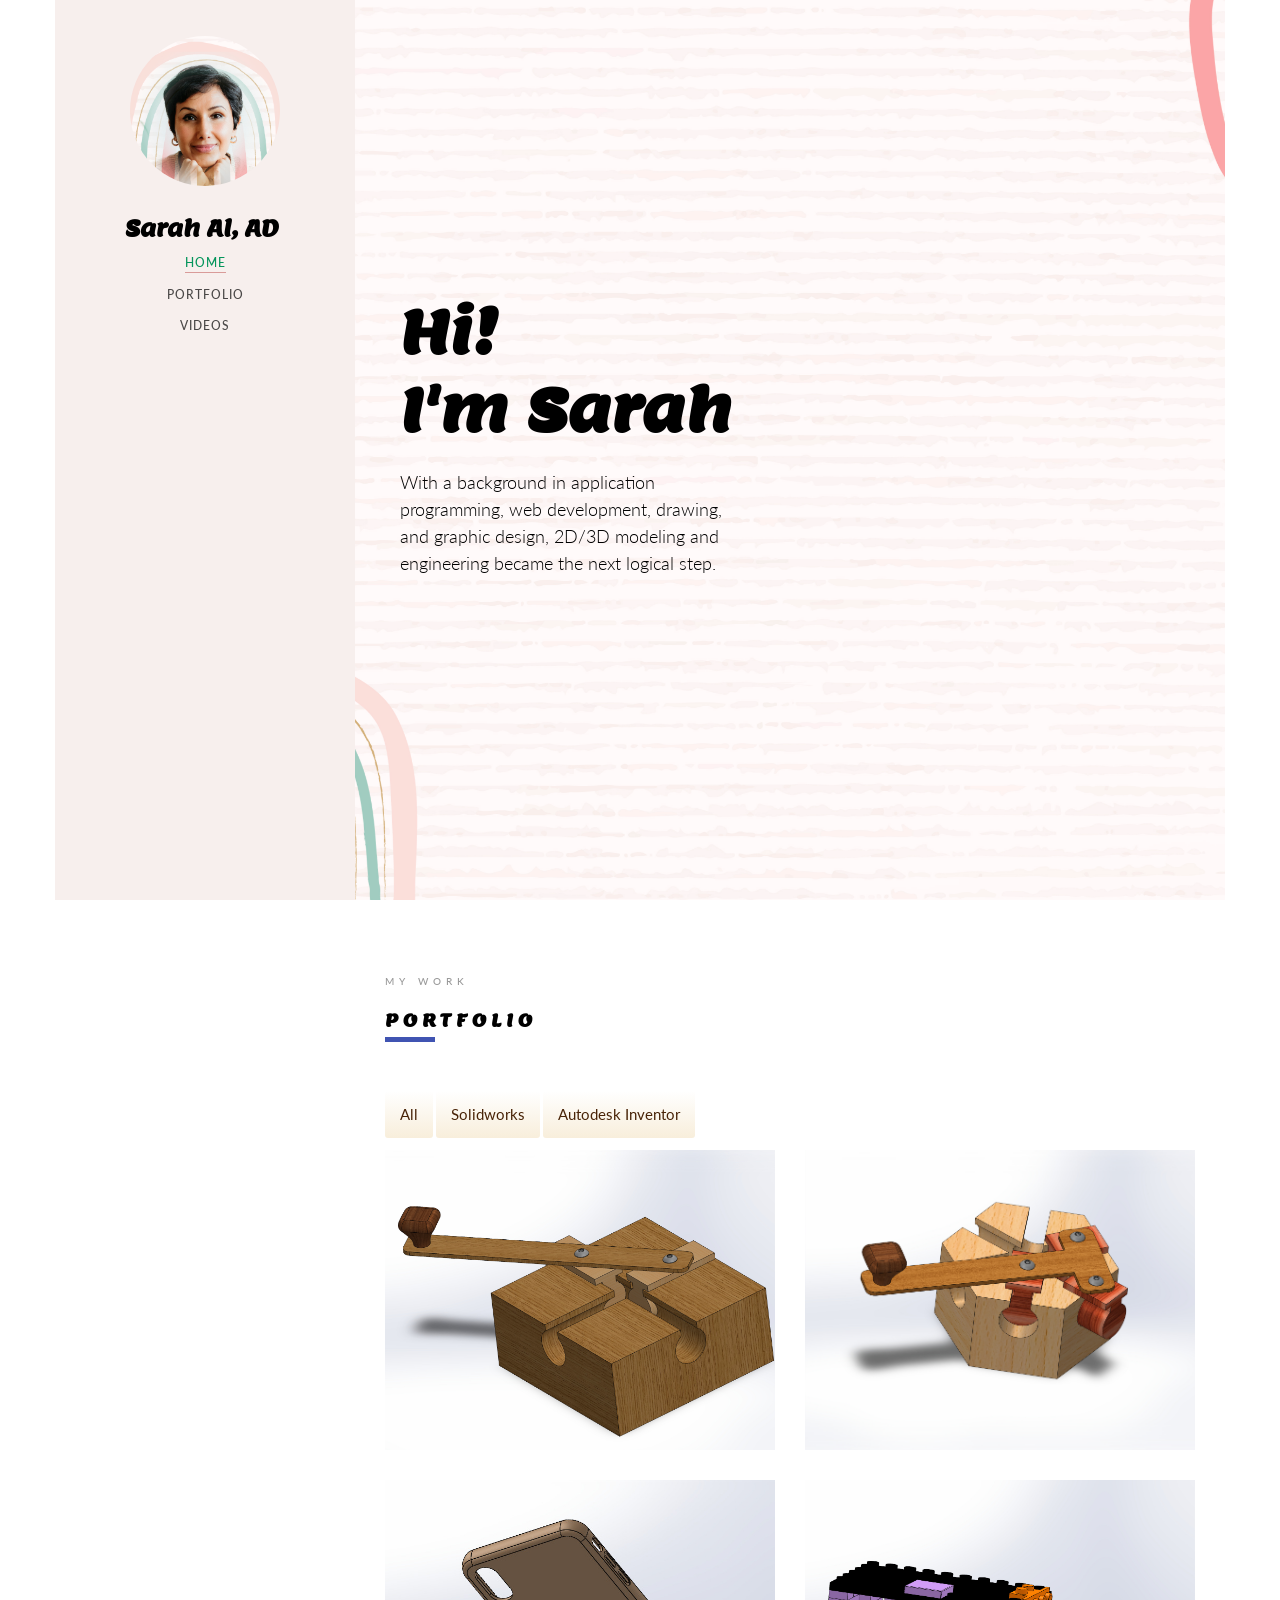
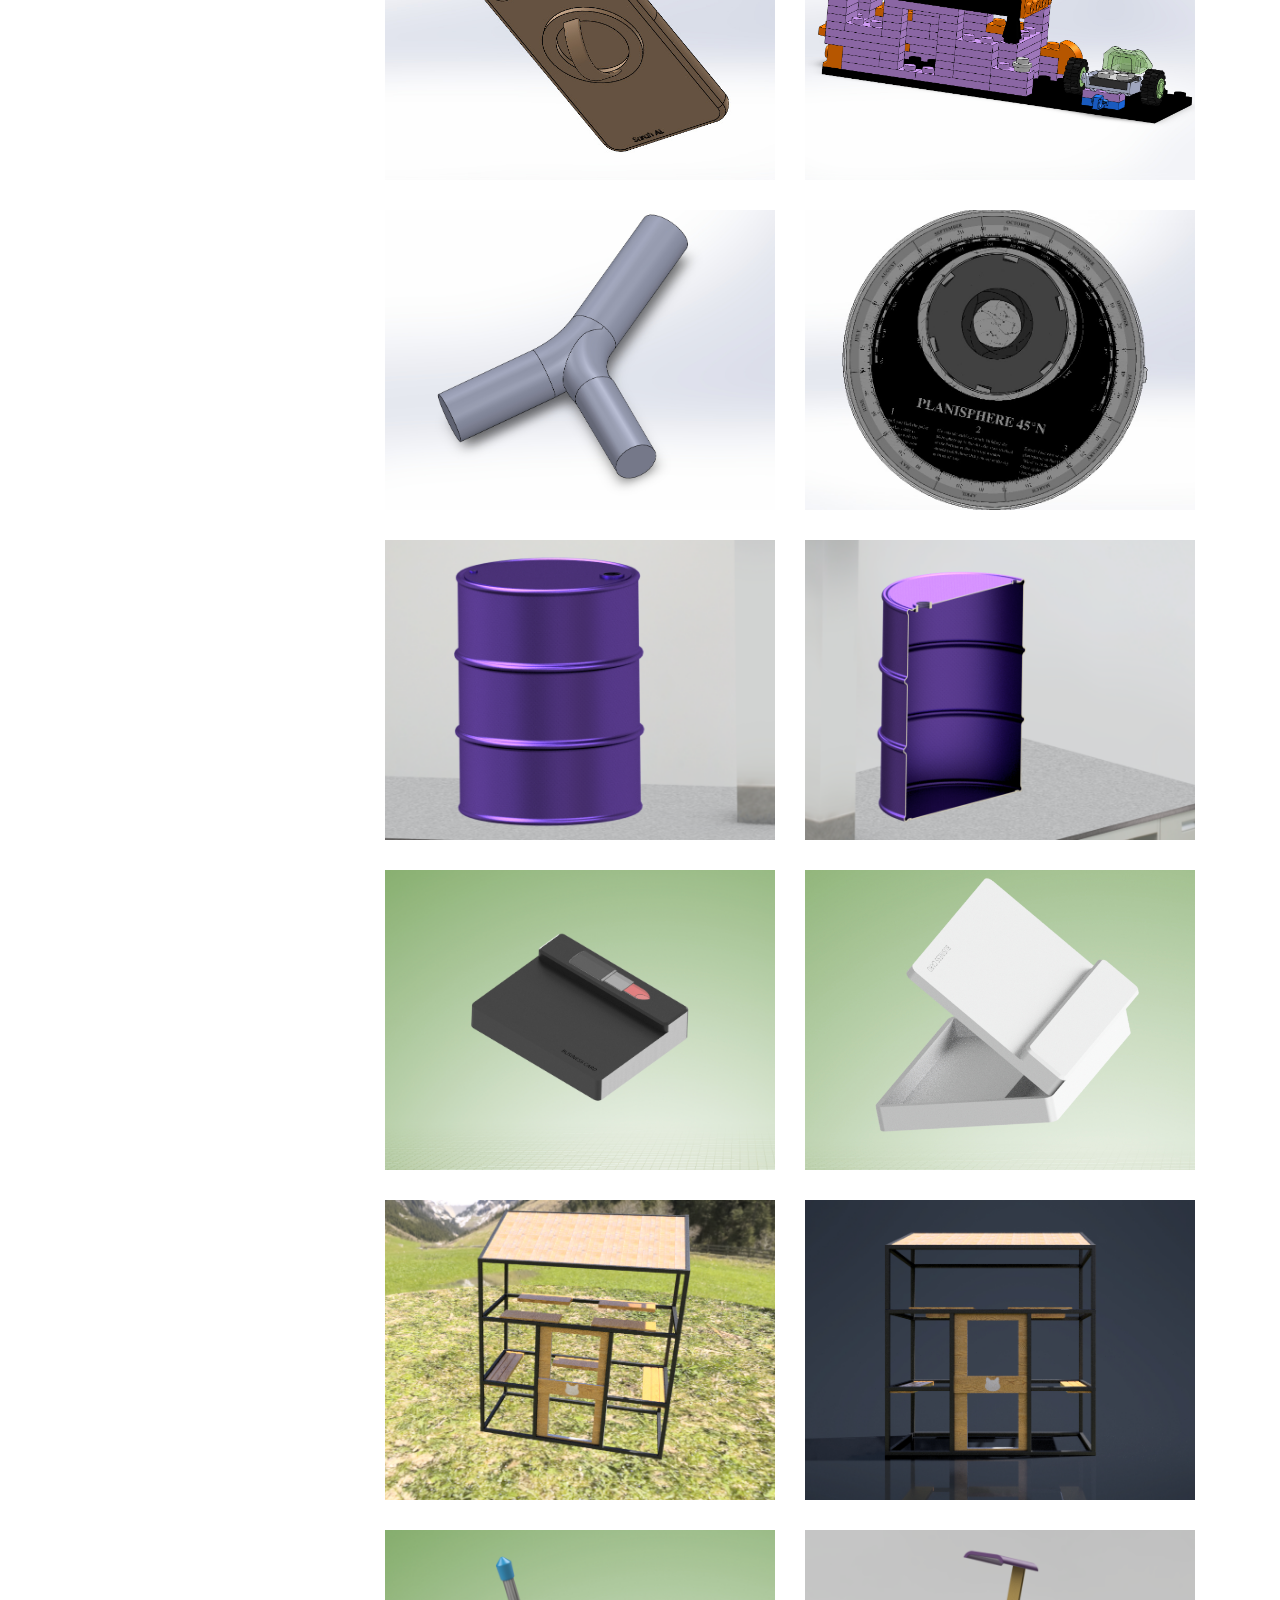
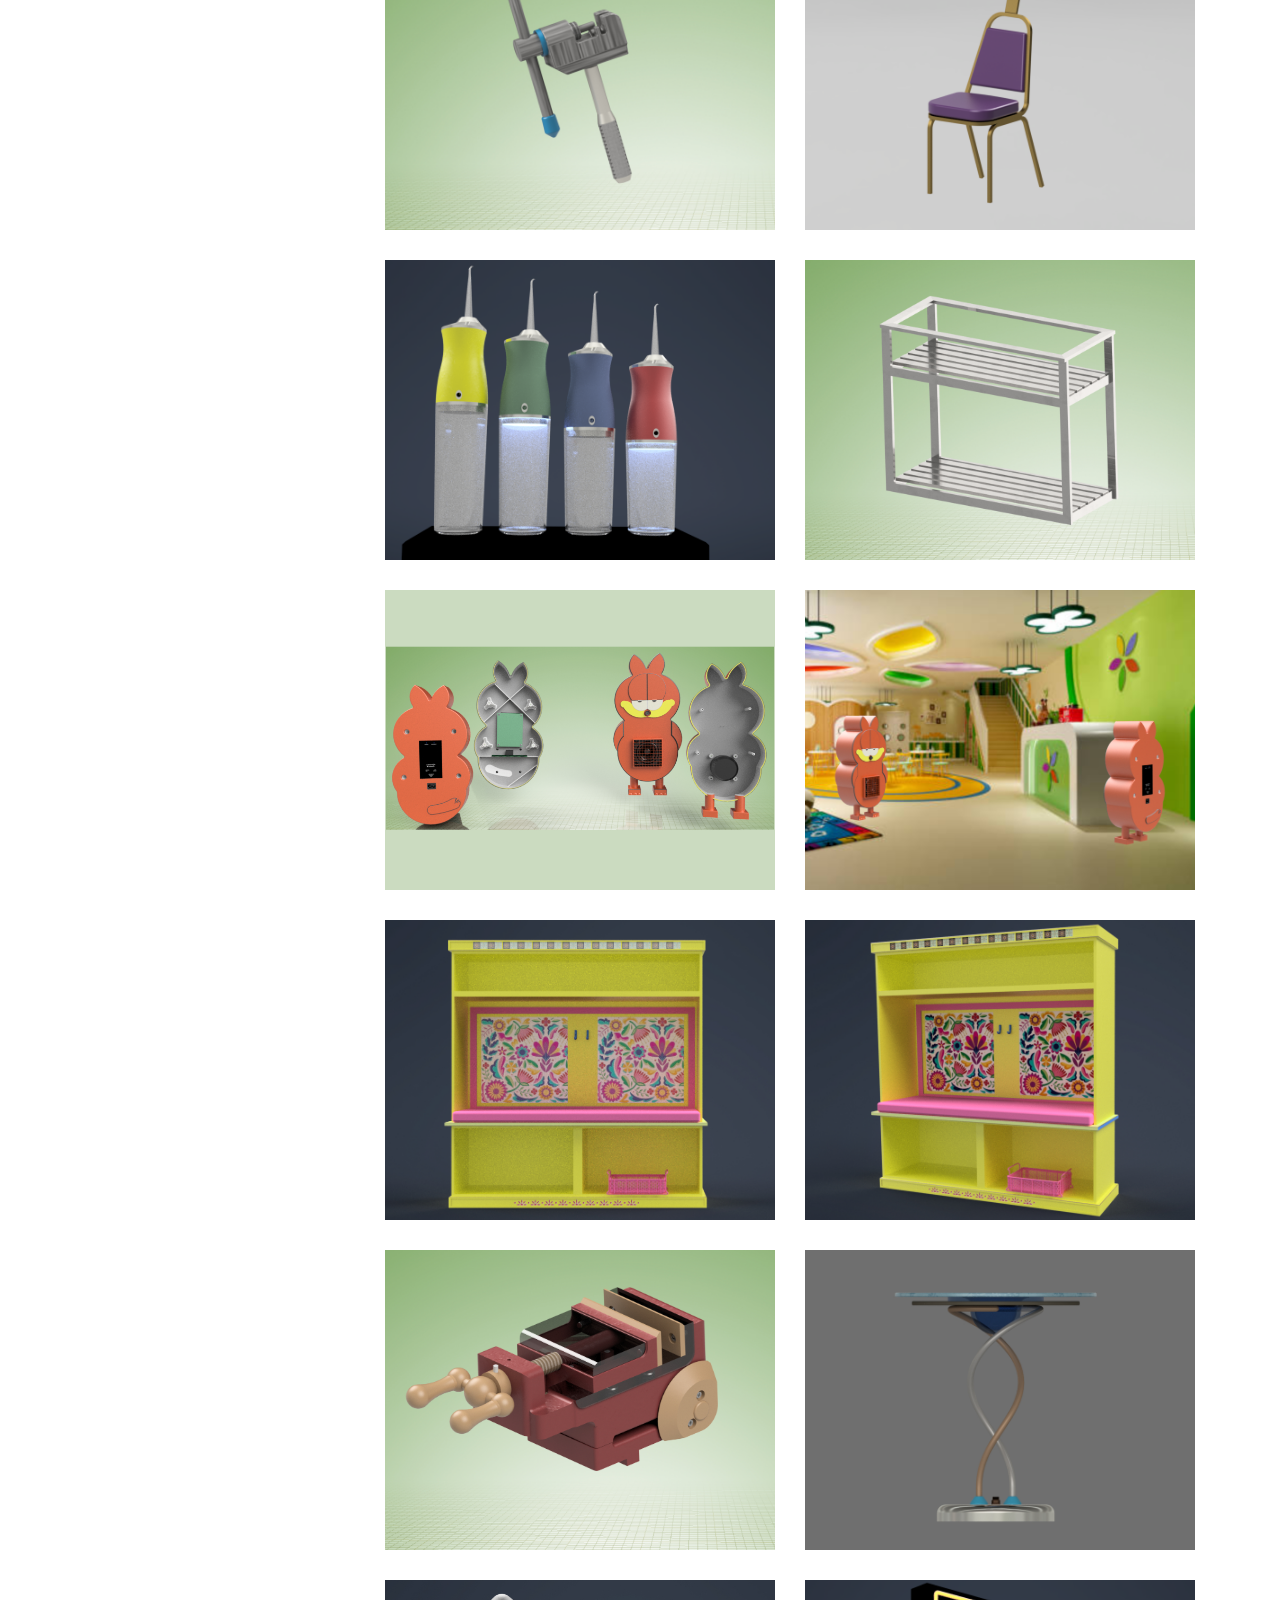
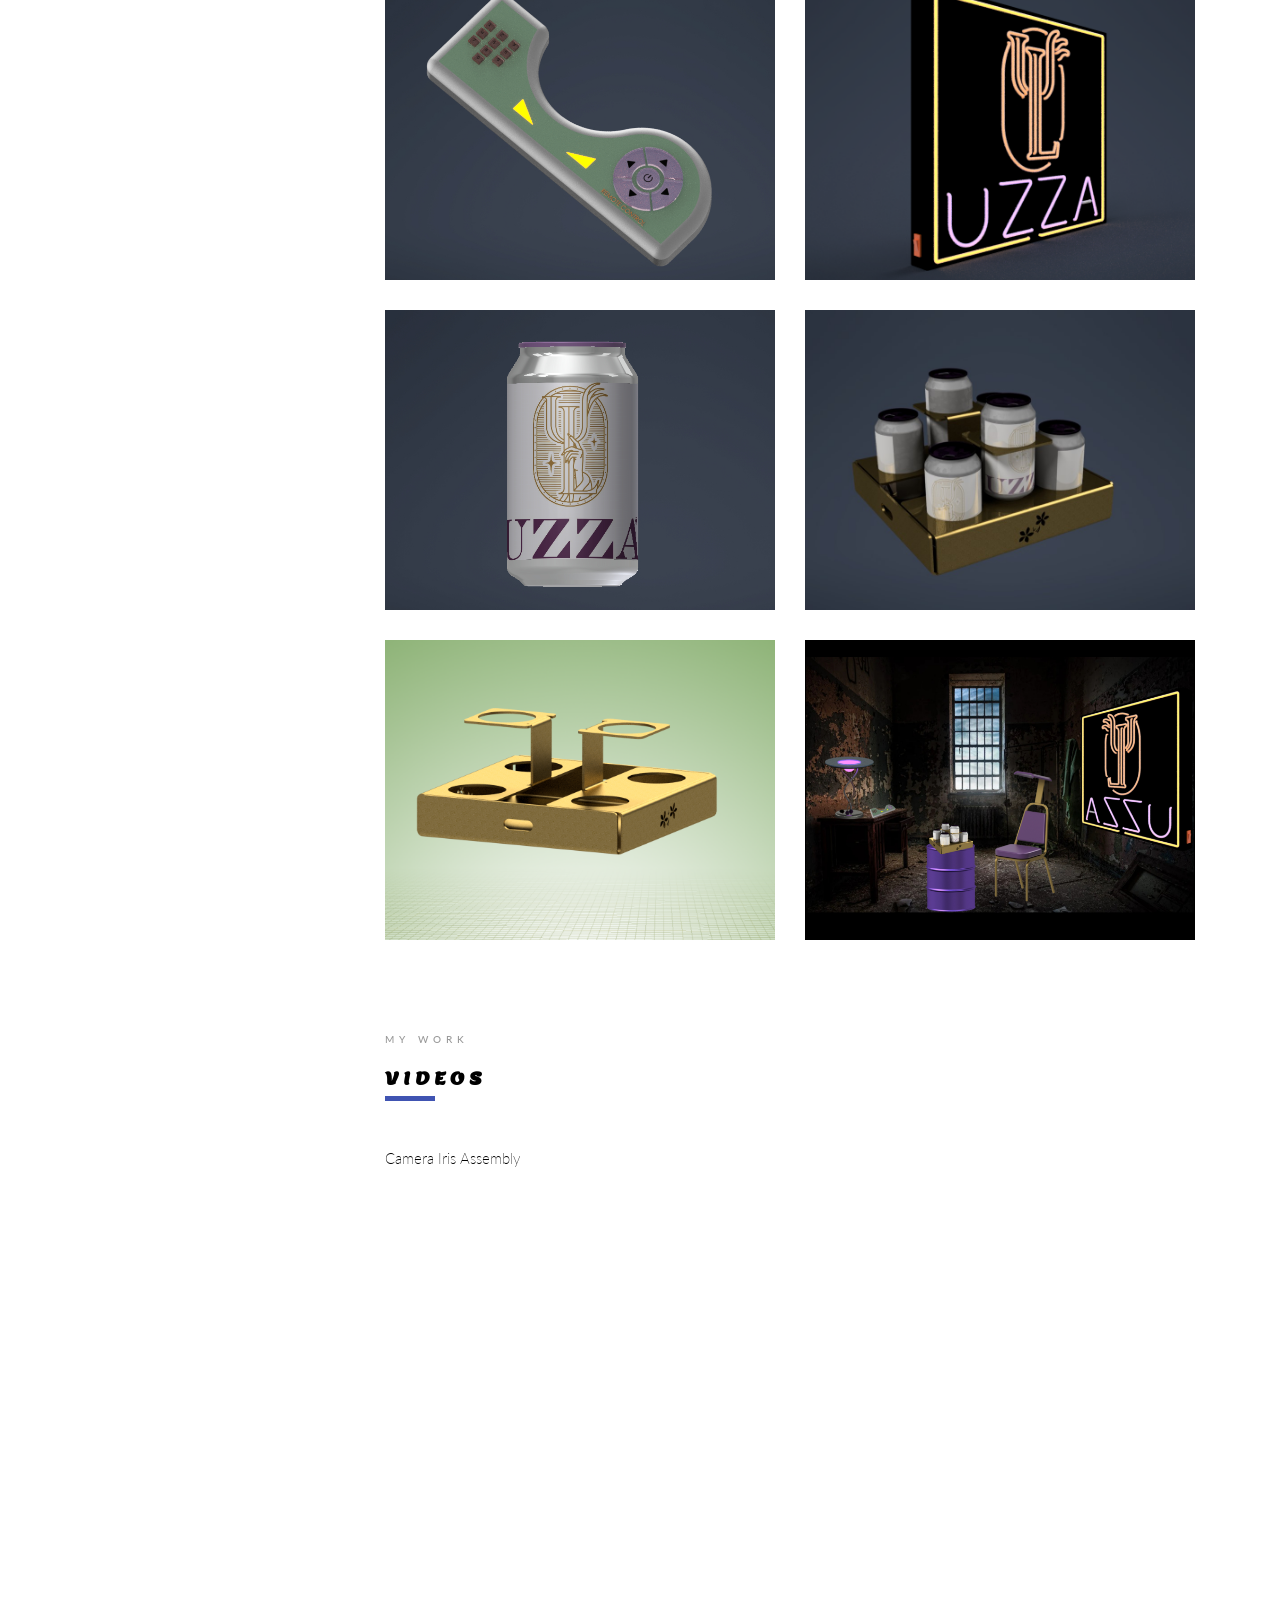
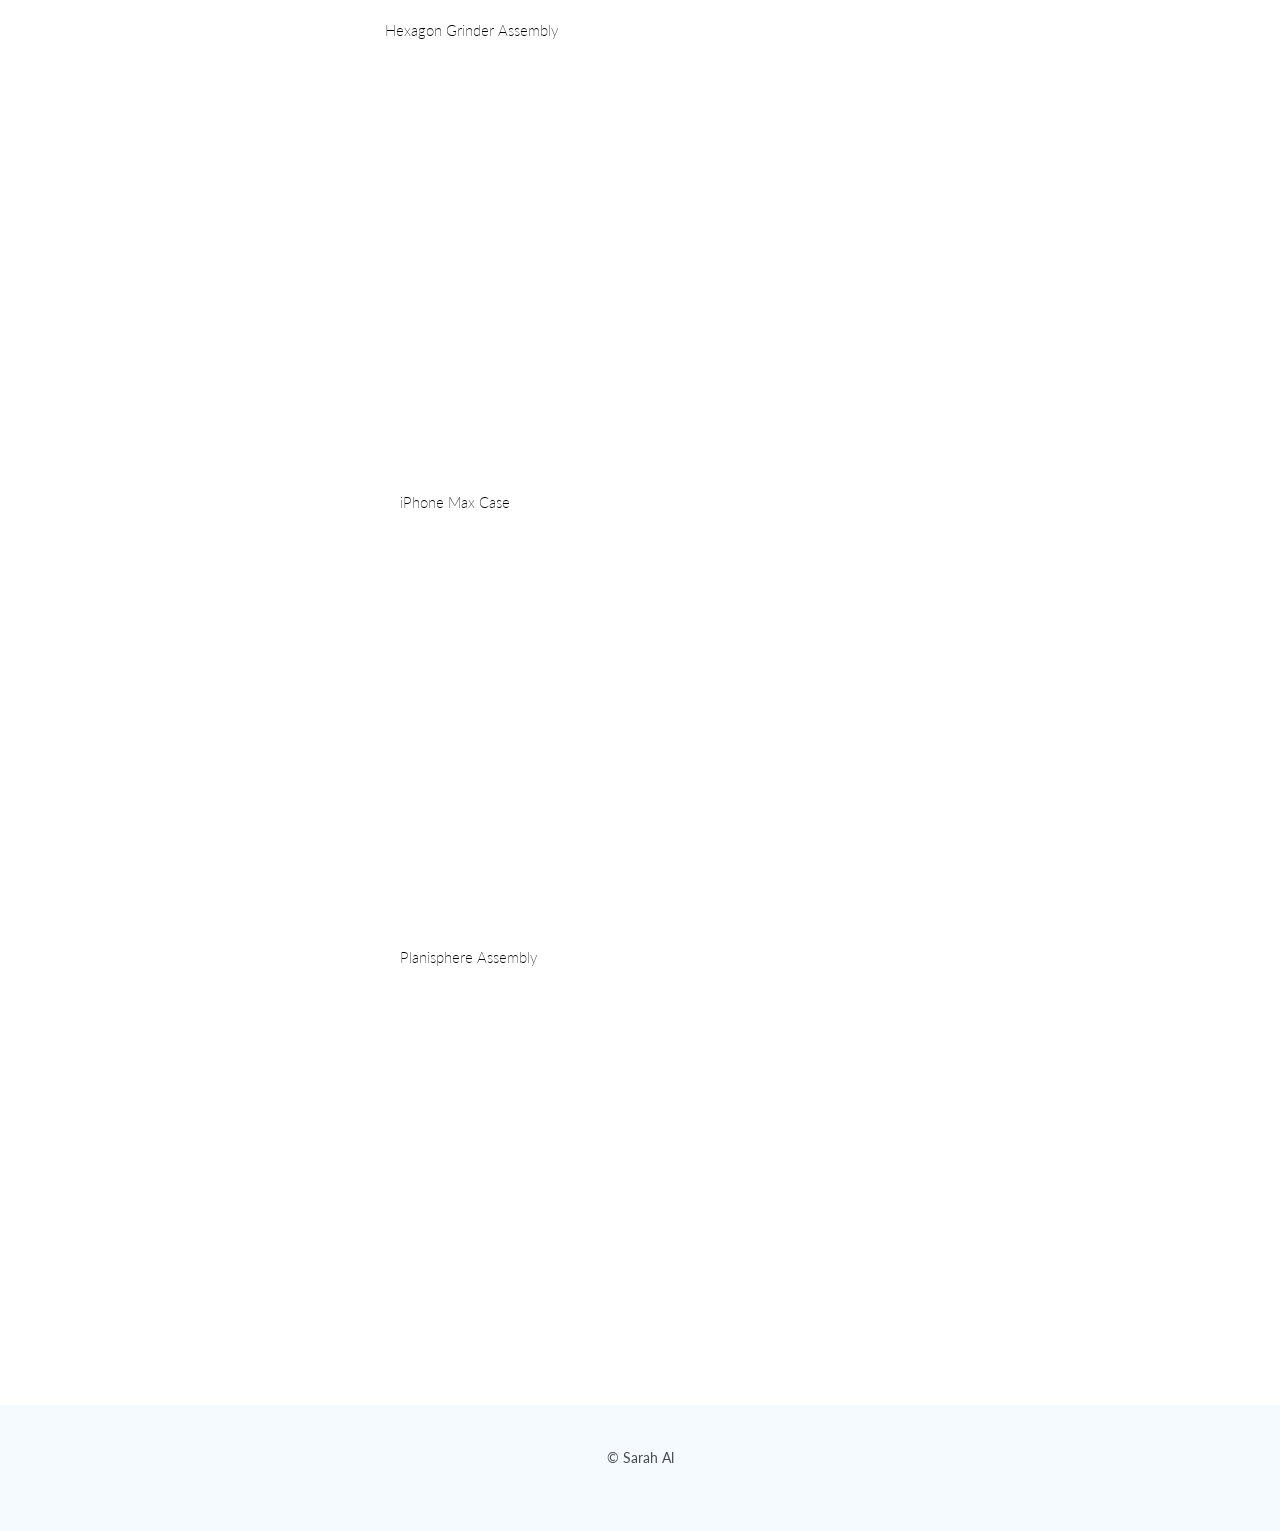
<file: index.html>
<!DOCTYPE HTML>
<html>
	<head>
	<meta charset="utf-8">
	<meta http-equiv="X-UA-Compatible" content="IE=edge">
	<title>Sarah Al</title>
	<meta name="viewport" content="width=device-width, initial-scale=1">
	<meta name="description" content="Sarah Al" />
	<meta name="keywords" content="" />
	<meta name="author" content="Sarah Al" />

  <!-- Facebook graph and Twitter cards tags -->
	<meta property="og:title" content=""/>
	<meta property="og:image" content=""/>
	<meta property="og:url" content=""/>
	<meta property="og:site_name" content=""/>
	<meta property="og:description" content=""/>
	<meta name="twitter:title" content="" />
	<meta name="twitter:image" content="" />
	<meta name="twitter:url" content="" />
	<meta name="twitter:card" content="" />

	<!-- favicon -->
	<link rel="shortcut icon" href="favicon.ico">

	<link href="https://fonts.googleapis.com/css?family=Lato:300,400,500,700" rel="stylesheet">
	<link href="https://fonts.googleapis.com/css?family=Lemon:400,400i,700" rel="stylesheet">
	
	<!-- Animate.css -->
	<link rel="stylesheet" href="css/animate.css">
	<!-- Bootstrap  -->
	<link rel="stylesheet" href="css/bootstrap.css">
	<!-- Flexslider  -->
	 <link rel="stylesheet" href="css/flexslider.css">
	<!-- Theme style  -->
	<link rel="stylesheet" href="css/style.css">

	<!-- Modernizr JS -->
	<script src="js/modernizr-2.6.2.min.js"></script>
	<!-- FOR IE9 below -->
	<!--[if lt IE 9]>
	<script src="js/respond.min.js"></script>
	<![endif]-->

	</head>
	<body>
	<div id="portfolio-page">
		<div class="container-wrap">
			<a href="#" class="js-portfolio-nav-toggle portfolio-nav-toggle" data-toggle="collapse" data-target="#navbar" aria-expanded="false" aria-controls="navbar"><i></i></a>
			<aside id="portfolio-aside" role="complementary" class="border js-fullheight">
				<div class="text-center">
					<div class="author-img" style="background-image: url(images/me_pic_bg.jpg);"></div>
					<h1 id="portfolio-logo"><a href="index.html">Sarah Al, AD</a></h1>
				</div>
				<nav id="portfolio-main-menu" role="navigation" class="navbar">
					<div id="navbar" class="collapse">
						<ul>
							<li class="active"><a href="#" data-nav-section="home">Home</a></li>
							<li><a href="#" data-nav-section="work">Portfolio</a></li>
							<li><a href="#" data-nav-section="videos">Videos</a></li>
						</ul>
					</div>
				</nav>

				<div class="portfolio-footer">
					<ul>
						<li><a href="#"><i class="icon-facebook2"></i></a></li>
						<li><a href="#"><i class="icon-twitter2"></i></a></li>
						<li><a href="#"><i class="icon-instagram"></i></a></li>
						<li><a href="#"><i class="icon-linkedin2"></i></a></li>
					</ul>
				</div>
			</aside>

			<div id="portfolio-main">
				<section id="portfolio-hero" class="js-fullheight" data-section="home">
					<div class="flexslider js-fullheight">
						<ul class="slides">
						<li style="background-image: url(images/Background_Image.jpg);">
							<div class="overlay"></div>
							<div class="container-fluid">
								<div class="row">
									<div class="col-md-6 col-md-offset-3 col-md-pull-3 col-sm-12 col-xs-12 js-fullheight slider-text">
										<div class="slider-text-inner js-fullheight">
											<div class="desc">
												<h1>Hi! <br>I'm Sarah</h1>
												<h2>With a background in application programming, web development, drawing, and graphic design, 2D/3D modeling and engineering became the next logical step.</h2>
												</div>
										</div>
									</div>
								</div>
							</div>
						</li>
						</ul>
					</div>
				</section>

				<section class="portfolio-work" data-section="work">
					<div class="portfolio-narrow-content">
						<div class="row">
							<div class="work-text col-md-6 col-md-offset-3 col-md-pull-3">
								<span class="heading-meta">My Work</span>
								<h2 class="portfolio-heading">Portfolio</h2>
							</div>
						</div>
						<!-- filter menue -->
						<div class="row row-bottom-padded-sm">
							<div class="col-md-12 isotope-filter-buttons button-group">
								<button class="button is-checked" data-filter="*">All</button>
								<button class="button" data-filter=".solidworks">Solidworks</button>
								<button class="button" data-filter=".inventor">Autodesk Inventor</button>
							</div>
						</div>
						<!-- Portfolio Collection -->
						<div class="row isotope-container">
							<div class="col-lg-6 col-md-6 col-sm-12 col-xs-12 isotope-item solidworks">
								<div class="" >
									<div class="project" style="background-image: url(images/solidworks/Grinder.jpg);">
										<div class="desc">
											<div class="con">
												<h3 class="img-heading">Solidworks</h3>
												<span>Grinder</span>
											</div>
										</div>
									</div>
								</div>
							</div>
							<div class="col-lg-6 col-md-6 col-sm-12 col-xs-12 isotope-item solidworks">
								<div class="" >
									<div class="project" style="background-image: url(images/solidworks/Hex_grinder_assembly.jpg);">
										<div class="desc">
											<div class="con">
												<h3 class="img-heading">Solidworks</h3>
												<span>Hexagon Grinder</span>
											</div>
										</div>
									</div>
								</div>
							</div>
							<div class="col-lg-6 col-md-6 col-sm-12 col-xs-12 isotope-item solidworks">
								<div class="" >
									<div class="project" style="background-image: url(images/solidworks/iPhoneMaxCase.jpg);">
										<div class="desc">
											<div class="con">
												<h3 class="img-heading">Solidworks</h3>
												<span>iPhone Max Case</span>
											</div>
										</div>
									</div>
								</div>
							</div>
							<div class="col-lg-6 col-md-6 col-sm-12 col-xs-12 isotope-item solidworks">
								<div class="" >
									<div class="project" style="background-image: url(images/solidworks/LegoHouse.jpg);">
										<div class="desc">
											<div class="con">
												<h3 class="img-heading">Solidworks</h3>
												<span>Lego House</span>
											</div>
										</div>
									</div>
								</div>
							</div>
							<div class="col-lg-6 col-md-6 col-sm-12 col-xs-12 isotope-item solidworks">
								<div class="" >
									<div class="project" style="background-image: url(images/solidworks/Loft_Ysplitter.jpg);">
										<div class="desc">
											<div class="con">
												<h3 class="img-heading">Solidworks</h3>
												<span>Ysplitter - Loft</span>
											</div>
										</div>
									</div>
								</div>
							</div>
							<div class="col-lg-6 col-md-6 col-sm-12 col-xs-12 isotope-item solidworks">
								<div class="" >
									<div class="project" style="background-image: url(images/solidworks/PlanisphereAssem.jpg);">
										<div class="desc">
											<div class="con">
												<h3 class="img-heading">Soliworks</h3>
												<span>Planisphere</span>
											</div>
										</div>
									</div>
								</div>
							</div>
							<div class="col-lg-6 col-md-6 col-sm-12 col-xs-12 isotope-item inventor">
								<div class="" >
									<div class="project" style="background-image: url(images/ad_inventor/Barrel_HolesSketch.png);">
										<div class="desc">
											<div class="con">
												<h3 class="img-heading">Autodesk Inventor</h3>
												<span>Barrel</span>
											</div>
										</div>
									</div>
								</div>
							</div>
							<div class="col-lg-6 col-md-6 col-sm-12 col-xs-12 isotope-item inventor">
								<div class="" >
									<div class="project" style="background-image: url(images/ad_inventor/Barrel_SectionView.png);">
										<div class="desc">
											<div class="con">
												<h3 class="img-heading">Autodesk Inventor</h3>
												<span>Barrel Section View</span>
											</div>
										</div>
									</div>
								</div>
							</div>
							<div class="col-lg-6 col-md-6 col-sm-12 col-xs-12 isotope-item inventor">
								<div class="" >
									<div class="project" style="background-image: url(images/ad_inventor/BusinessCardHolder.jpg);">
										<div class="desc">
											<div class="con">
												<h3 class="img-heading">Autodesk Inventor</h3>
												<span>Business Card Holder</span>
											</div>
										</div>
									</div>
								</div>
							</div>
							<div class="col-lg-6 col-md-6 col-sm-12 col-xs-12 isotope-item inventor">
								<div class="" >
									<div class="project" style="background-image: url(images/ad_inventor/BusinessCardHolder2.jpg);">
										<div class="desc">
											<div class="con">
												<h3 class="img-heading">Autodesk Inventor</h3>
												<span>Business Card Holder - Open</span>
											</div>
										</div>
									</div>
								</div>
							</div>
							<div class="col-lg-6 col-md-6 col-sm-12 col-xs-12 isotope-item inventor">
								<div class="" >
									<div class="project" style="background-image: url(images/ad_inventor/Catio_Assembly.jpg);">
										<div class="desc">
											<div class="con">
												<h3 class="img-heading">Autodesk Inventor</h3>
												<span>Catio - Frame Generator</span>
											</div>
										</div>
									</div>
								</div>
							</div>
							<div class="col-lg-6 col-md-6 col-sm-12 col-xs-12 isotope-item inventor">
								<div class="" >
									<div class="project" style="background-image: url(images/ad_inventor/Catio_Assembly1.jpg);">
										<div class="desc">
											<div class="con">
												<h3 class="img-heading">Autodesk Inventor</h3>
												<span>Catio - Frame Generator</span>
											</div>
										</div>
									</div>
								</div>
							</div>
							<div class="col-lg-6 col-md-6 col-sm-12 col-xs-12 isotope-item inventor">
								<div class="" >
									<div class="project" style="background-image: url(images/ad_inventor/ChainBreakerAssembly.jpg);">
										<div class="desc">
											<div class="con">
												<h3 class="img-heading">Autodesk Inventor</h3>
												<span>Chain Breaker Assembly</span>
											</div>
										</div>
									</div>
								</div>
							</div>
							<div class="col-lg-6 col-md-6 col-sm-12 col-xs-12 isotope-item inventor">
								<div class="" >
									<div class="project" style="background-image: url(images/ad_inventor/ChairAssembly.png);">
										<div class="desc">
											<div class="con">
												<h3 class="img-heading">Autodesk Inventor</h3>
												<span>Chair Assembly</span>
											</div>
										</div>
									</div>
								</div>
							</div>
							<div class="col-lg-6 col-md-6 col-sm-12 col-xs-12 isotope-item inventor">
								<div class="" >
									<div class="project" style="background-image: url(images/ad_inventor/DentalWaterFlossers.png);">
										<div class="desc">
											<div class="con">
												<h3 class="img-heading">Autodesk Inventor</h3>
												<span>Dental Water Flossers - iLogic</span>
											</div>
										</div>
									</div>
								</div>
							</div>
							<div class="col-lg-6 col-md-6 col-sm-12 col-xs-12 isotope-item inventor">
								<div class="" >
									<div class="project" style="background-image: url(images/ad_inventor/Mini_Shelf.jpg);">
										<div class="desc">
											<div class="con">
												<h3 class="img-heading">Autodesk Inventor</h3>
												<span>Mini Shelf</span>
											</div>
										</div>
									</div>
								</div>
							</div>
							<div class="col-lg-6 col-md-6 col-sm-12 col-xs-12 isotope-item inventor">
								<div class="" >
									<div class="project" style="background-image: url(images/ad_inventor/GarfieldSpeakerAssembly.jpg);">
										<div class="desc">
											<div class="con">
												<h3 class="img-heading">Autodesk Inventor</h3>
												<span>Garfield Speakers Assembly</span>
											</div>
										</div>
									</div>
								</div>
							</div>
							<div class="col-lg-6 col-md-6 col-sm-12 col-xs-12 isotope-item inventor">
								<div class="" >
									<div class="project" style="background-image: url(images/ad_inventor/Garfield4.jpg);">
										<div class="desc">
											<div class="con">
												<h3 class="img-heading">Autodesk Inventor</h3>
												<span>Garfield Speakers Assembly</span>
											</div>
										</div>
									</div>
								</div>
							</div>
							<div class="col-lg-6 col-md-6 col-sm-12 col-xs-12 isotope-item inventor">
								<div class="" >
									<div class="project" style="background-image: url(images/ad_inventor/HallTree_Assembly1.jpg);">
										<div class="desc">
											<div class="con">
												<h3 class="img-heading">Autodesk Inventor</h3>
												<span>HallTree Assembly</span>
											</div>
										</div>
									</div>
								</div>
							</div>
							<div class="col-lg-6 col-md-6 col-sm-12 col-xs-12 isotope-item inventor">
								<div class="" >
									<div class="project" style="background-image: url(images/ad_inventor/HallTree_Assembly2.jpg);">
										<div class="desc">
											<div class="con">
												<h3 class="img-heading">Autodesk Inventor</h3>
												<span>HallTree Assembly</span>
											</div>
										</div>
									</div>
								</div>
							</div>
							<div class="col-lg-6 col-md-6 col-sm-12 col-xs-12 isotope-item inventor">
								<div class="" >
									<div class="project" style="background-image: url(images/ad_inventor/GrinderVise_Assembly.jpg);">
										<div class="desc">
											<div class="con">
												<h3 class="img-heading">Autodesk Inventor</h3>
												<span>Grinder Vise Assembly</span>
											</div>
										</div>
									</div>
								</div>
							</div>
							<div class="col-lg-6 col-md-6 col-sm-12 col-xs-12 isotope-item inventor">
								<div class="" >
									<div class="project" style="background-image: url(images/ad_inventor/LampAssembly.jpg);">
										<div class="desc">
											<div class="con">
												<h3 class="img-heading">Autodesk Inventor</h3>
												<span>Lamp Assembly</span>
											</div>
										</div>
									</div>
								</div>
							</div>
							<div class="col-lg-6 col-md-6 col-sm-12 col-xs-12 isotope-item inventor">
								<div class="" >
									<div class="project" style="background-image: url(images/ad_inventor/RemoteControl.jpg);">
										<div class="desc">
											<div class="con">
												<h3 class="img-heading">Autodesk Inventor</h3>
												<span>Remote Control Assembly</span>
											</div>
										</div>
									</div>
								</div>
							</div>
							<div class="col-lg-6 col-md-6 col-sm-12 col-xs-12 isotope-item inventor">
								<div class="" >
									<div class="project" style="background-image: url(images/ad_inventor/Neon_Sign_Assembly.png);">
										<div class="desc">
											<div class="con">
												<h3 class="img-heading">Autodesk Inventor</h3>
												<span>Neon Sign Assembly</span>
											</div>
										</div>
									</div>
								</div>
							</div>
							<div class="col-lg-6 col-md-6 col-sm-12 col-xs-12 isotope-item inventor">
								<div class="" >
									<div class="project" style="background-image: url(images/ad_inventor/PopCan.jpg);">
										<div class="desc">
											<div class="con">
												<h3 class="img-heading">Autodesk Inventor</h3>
												<span>Pop Soda Can</span>
											</div>
										</div>
									</div>
								</div>
							</div>
							<div class="col-lg-6 col-md-6 col-sm-12 col-xs-12 isotope-item inventor">
								<div class="" >
									<div class="project" style="background-image: url(images/ad_inventor/SixPackSodaCan_Assembly_RayTracing1.jpeg);">
										<div class="desc">
											<div class="con">
												<h3 class="img-heading">Autodesk Inventor</h3>
												<span>Six Pack Soda Can Assembly</span>
											</div>
										</div>
									</div>
								</div>
							</div>
							<div class="col-lg-6 col-md-6 col-sm-12 col-xs-12 isotope-item inventor">
								<div class="" >
									<div class="project" style="background-image: url(images/ad_inventor/SixPackSodaCan.png);">
										<div class="desc">
											<div class="con">
												<h3 class="img-heading">Autodesk Inventor</h3>
												<span>Six Pack Soda Can Tray - Sheet Metal</span>
											</div>
										</div>
									</div>
								</div>
							</div>
							<div class="col-lg-6 col-md-6 col-sm-12 col-xs-12 isotope-item inventor">
								<div class="" >
									<div class="project" style="background-image: url(images/ad_inventor/OldRoomWithUZZAstuff1.jpg);">
										<div class="desc">
											<div class="con">
												<h3 class="img-heading">Autodesk Inventor</h3>
												<span></span>
											</div>
										</div>
									</div>
								</div>
							</div>

						<!-- End Portfolio Collection -->						
						</div>	
						<!-- Load more button-->	
						<!--
						<div class="row">
							<div class="col-md-12 animate-box">
								<p><a href="#" class="btn btn-primary btn-lg btn-load-more">Load more <i class="icon-reload"></i></a></p>
							</div>
						</div>
						-->
					</div>
				</section>
				<section class="portfolio-videos" data-section="videos">
					<div class="portfolio-narrow-content">
						<div class="row">
							<div class="work-text col-md-6 col-md-offset-3 col-md-pull-3">
								<span class="heading-meta">My Work</span>
								<h2 class="portfolio-heading">Videos</h2>
							</div>
						</div>
						<!-- Videos Collection -->
						<div class="row">
							<div class="col-md-12">
								<h3 class="vid-heading">Camera Iris Assembly</h3>
								<div class="embed-responsive embed-responsive-16by9">
									<iframe
										src="https://player.vimeo.com/video/1234972173"
										class="embed-responsive-item"
										frameborder="0"
										allowfullscreen>
									</iframe>
								</div>
							</div>
							<div class="col-md-12 ratio ratio-16x9">
								<h3 class="vid-heading">Hexagon Grinder Assembly</h3>
								<div class="embed-responsive embed-responsive-16by9">
									<iframe
										src="https://player.vimeo.com/video/1234973710"
										class="embed-responsive-item"
										frameborder="0"
										allowfullscreen>
									</iframe>
							</div>
							<div class="col-md-12 ratio ratio-16x9">
								<h3 class="vid-heading">iPhone Max Case</h3>
								<div class="embed-responsive embed-responsive-16by9">
									<iframe
										src="https://player.vimeo.com/video/1234974765"
										class="embed-responsive-item"
										frameborder="0"
										allowfullscreen>
									</iframe>
								</div>
							</div>
							<div class="col-md-12 ratio ratio-16x9">
								<h3 class="vid-heading">Planisphere Assembly</h3>
								<div class="embed-responsive embed-responsive-16by9">
									<iframe
										src="https://player.vimeo.com/video/1234975305"
										class="embed-responsive-item"
										frameborder="0"
										allowfullscreen>
									</iframe>
								</div>
							</div>
						</div>
					</div>
				</section>
			</div>
		</div>
	</div>
	<footer id="footer" class="footer">
		<div class="container">
			<div class="copyright text-center">
				<p>© <span>Sarah Al</span></p>
			</div>
		</div>
	</footer>
	<!-- jQuery -->
	<script src="js/jquery.min.js"></script>
	<!-- jQuery Easing -->
	<script src="js/jquery.easing.1.3.js"></script>
	<!-- Bootstrap -->
	<script src="js/bootstrap.min.js"></script>
	<!-- Waypoints -->
	<script src="js/jquery.waypoints.min.js"></script>
	<!-- Flexslider -->
	<script src="js/jquery.flexslider-min.js"></script>
	<!-- Counters -->
	<script src="js/jquery.countTo.js"></script>
	<!-- Isotope filter -->
	<script src="js/isotope.pkgd.min.js"></script>
	
	
	<!-- MAIN JS -->
	<script src="js/main.js"></script>

	</body>
</html>
</file>
<file: css/style.css>
/* =======================================================
* 	Style sheet
* ======================================================= */
body {
  font-family: "Lato", Arial, sans-serif;
  font-weight: 400;
  font-size: 1.2rem;
  line-height: 1.8;
  color: rgba(0, 0, 0, 0.7); }
  @media screen and (max-width: 992px) {
    body {
      font-size: 16px; } }

a {
  color: #7cb8a0;
  -webkit-transition: 0.5s;
  -o-transition: 0.5s;
  transition: 0.5s; }
  a:hover, a:active, a:focus {
    color: #04955b;
    outline: none;
    text-decoration: none !important; }

p {
  margin-bottom: 1.5em; }

h1, h2, h3, h4, h5, h6 {
  color: #000;
  font-family: "Lemon", Georgia, serif;
  font-weight: 400;
  margin: 0 0 30px 0; }

.img-heading {
  color: #ffffff;
  font-weight: 200;}
  @media screen and (max-width: 768px) {
    .img-heading {
      color: #ffffff !important;
      font-weight: 100;
      font-size: 1em; } }

figure {
  margin-bottom: 2.5em;
  float: left;
  width: 100%; }
figure figcaption {
  font-size: 16px;
  width: 80%;
  margin: 20px auto 0px auto;
  color: #b3b3b3;
  font-style: italic;
  font-family: "Lato", Arial, sans-serif; }
  @media screen and (max-width: 480px) {
    figure figcaption {
      width: 100%; } }

::-webkit-selection {
  color: #fff;
  background: #7cb8a0; }

::-moz-selection {
  color: #fff;
  background: #2c98f0; }

::selection {
  color: #fff;
  background: #2c98f0; }

#portfolio-page {
  width: 100%;
  overflow: hidden;
  position: relative; }

#portfolio-aside {
  padding-top: 3em;
  padding-bottom: 40px;
  float: left;
  width: 300px;
  position: fixed;
  overflow-y: scroll;
  z-index: 1001;
  background: #F7EFED;
  -webkit-transition: 0.5s;
  -o-transition: 0.5s;
  transition: 0.5s; }
  @media screen and (max-width: 768px) {
    #portfolio-aside {
      width: 300px;
      -moz-transform: translateX(-300px);
      -webkit-transform: translateX(-300px);
      -ms-transform: translateX(-300px);
      -o-transform: translateX(-300px);
      transform: translateX(-300px);
      padding-top: 4em; } }
  #portfolio-aside .author-img {
    width: 150px;
    height: 150px;
    margin: 0 auto;
    margin-bottom: 30px;
    -webkit-border-radius: 50%;
    -moz-border-radius: 50%;
    -ms-border-radius: 50%;
    border-radius: 50%; }
  #portfolio-aside .position {
    display: block;
    margin-bottom: 2em;
    font-size: 12px;
    text-transform: uppercase; }
  #portfolio-aside #portfolio-logo {
    text-align: right;
    font-weight: 700;
    font-size: 22px;
    margin-bottom: .5em;
    display: block;
    width: 100%; }
    #portfolio-aside #portfolio-logo a {
      display: block;
      text-align: center;
      color: #000;
      padding-right: .3em; }
  #portfolio-aside #portfolio-main-menu {
    display: block;
    width: 100%; }
    #portfolio-aside #portfolio-main-menu .collapse {
      display: block !important; }
    #portfolio-aside #portfolio-main-menu ul {
      text-align: center;
      margin: 0;
      padding: 0; }
      @media screen and (max-width: 768px) {
        #portfolio-aside #portfolio-main-menu ul {
          margin: 0 0 2em 0; } }
      #portfolio-aside #portfolio-main-menu ul li {
        margin: 0 0 10px 0;
        padding: 0;
        list-style: none;
        font-size: 12px;
        font-weight: 500;
        text-transform: uppercase;
        letter-spacing: 1px; }
        #portfolio-aside #portfolio-main-menu ul li a {
          color: rgba(0, 0, 0, 0.7);
          text-decoration: none;
          position: relative;
          padding: 10px 0;
          font-family: "Lato", Arial, sans-serif;
          -webkit-transition: 0.3s;
          -o-transition: 0.3s;
          transition: 0.3s; }
          #portfolio-aside #portfolio-main-menu ul li a:after {
            content: "";
            position: absolute;
            height: 1px;
            bottom: 7px;
            left: 0;
            right: 0;
            background-color: #D99B99;
            visibility: hidden;
            -webkit-transform: scaleX(0);
            -moz-transform: scaleX(0);
            -ms-transform: scaleX(0);
            -o-transform: scaleX(0);
            transform: scaleX(0);
            -webkit-transition: all 0.3s cubic-bezier(0.175, 0.885, 0.32, 1.275);
            -moz-transition: all 0.3s cubic-bezier(0.175, 0.885, 0.32, 1.275);
            -ms-transition: all 0.3s cubic-bezier(0.175, 0.885, 0.32, 1.275);
            -o-transition: all 0.3s cubic-bezier(0.175, 0.885, 0.32, 1.275);
            transition: all 0.3s cubic-bezier(0.175, 0.885, 0.32, 1.275); }
          #portfolio-aside #portfolio-main-menu ul li a:hover {
            text-decoration: none;
            color: black; }
            #portfolio-aside #portfolio-main-menu ul li a:hover:after {
              visibility: visible;
              -webkit-transform: scaleX(1);
              -moz-transform: scaleX(1);
              -ms-transform: scaleX(1);
              -o-transform: scaleX(1);
              transform: scaleX(1); }
        #portfolio-aside #portfolio-main-menu ul li.active a {
          color: #04955b; } 
          #portfolio-aside #portfolio-main-menu ul li.active a:after {
            visibility: visible;
            -webkit-transform: scaleX(1);
            -moz-transform: scaleX(1);
            -ms-transform: scaleX(1);
            -o-transform: scaleX(1);
            transform: scaleX(1); }
  #portfolio-aside .portfolio-footer {
    font-size: 15px;
    text-align: center;
    font-weight: 400;
    color: rgba(0, 0, 0, 0.5);
    padding: 0 20px;
    width: 100%; }
    @media screen and (max-width: 768px) {
      #portfolio-aside .portfolio-footer {
        position: relative;
        bottom: 0; } }
    #portfolio-aside .portfolio-footer span {
      display: block; }
    #portfolio-aside .portfolio-footer ul {
      padding: 0;
      margin: 0; }
      #portfolio-aside .portfolio-footer ul li {
        padding: 0;
        margin: 0;
        display: inline;
        list-style: none; }
        #portfolio-aside .portfolio-footer ul li a {
          color: rgba(255, 255, 255, 0.3);
          padding: 4px; }
          #portfolio-aside .portfolio-footer ul li a:hover, #portfolio-aside .portfolio-footer ul li a:active, #portfolio-aside .portfolio-footer ul li a:focus {
            text-decoration: none;
            outline: none;
            color: #04955b; }

.container-wrap {
  max-width: 1170px;
  margin: 0 auto; }

#portfolio-main {
  width: calc(100% - 300px);
  float: right;
  -webkit-transition: 0.5s;
  -o-transition: 0.5s;
  transition: 0.5s; }
  @media screen and (max-width: 768px) {
    #portfolio-main {
      width: 100%;
      padding: 0 1em; } }

#portfolio-hero {
  min-height: 500px;
  /*background: #fff url(../images/loader.gif) no-repeat center center;*/
  width: 100%;
  float: left;
  margin-bottom: 5em;
  clear: both; }
  #portfolio-hero .flexslider {
    border: none;
    z-index: 1;
    margin-bottom: 0; }
    #portfolio-hero .flexslider .slides {
      position: relative;
      overflow: visible; }
      #portfolio-hero .flexslider .slides li {
        background-repeat: no-repeat;
        background-size: cover;
        background-position: bottom center;
        min-height: 400px;
        position: relative; }
    #portfolio-hero .flexslider .flex-control-nav {
      bottom: 20px;
      z-index: 1000;
      left: 20px;
      float: left;
      width: auto; }
      @media screen and (max-width: 768px) {
        #portfolio-hero .flexslider .flex-control-nav {
          right: 20px;
          top: 100px; } }
      #portfolio-hero .flexslider .flex-control-nav li {
        display: block;
        margin-bottom: 10px; }
        #portfolio-hero .flexslider .flex-control-nav li a {
          background: rgba(0, 0, 0, 0.5);
          -webkit-box-shadow: none;
          box-shadow: none;
          width: 12px;
          height: 12px;
          cursor: pointer; }
          #portfolio-hero .flexslider .flex-control-nav li a.flex-active {
            cursor: pointer;
            background: transparent;
            border: 2px solid #04955b; }
    #portfolio-hero .flexslider .flex-direction-nav {
      display: none; }
    #portfolio-hero .flexslider .slider-text {
      display: table;
      opacity: 0;
      min-height: 500px;
      z-index: 9; }
      #portfolio-hero .flexslider .slider-text > .slider-text-inner {
        display: table-cell;
        vertical-align: middle;
        min-height: 700px;
        padding: 2.5em;
        position: relative; }
        @media screen and (max-width: 768px) {
          #portfolio-hero .flexslider .slider-text > .slider-text-inner {
            text-align: center; } }
        #portfolio-hero .flexslider .slider-text > .slider-text-inner h1, #portfolio-hero .flexslider .slider-text > .slider-text-inner h2 {
          margin: 0;
          padding: 0;
          color: black;
          font-family: "Lemon", Georgia, serif; }
        #portfolio-hero .flexslider .slider-text > .slider-text-inner h1 {
          margin-bottom: 20px;
          font-size: 60px;
          line-height: 1.3;
          font-weight: 700; }
          @media screen and (max-width: 768px) {
            #portfolio-hero .flexslider .slider-text > .slider-text-inner h1 {
              font-size: 28px; } }
        #portfolio-hero .flexslider .slider-text > .slider-text-inner h2 {
          font-size: 18px;
          line-height: 1.5;
          margin-bottom: 30px;
          font-weight: 300;
          font-family: "Lato", Arial, sans-serif; }
          #portfolio-hero .flexslider .slider-text > .slider-text-inner h2 a {
            color: rgba(44, 152, 240, 0.8);
            border-bottom: 1px solid rgba(44, 152, 240, 0.7); }
        #portfolio-hero .flexslider .slider-text > .slider-text-inner .heading-section {
          font-size: 50px; }
          @media screen and (max-width: 768px) {
            #portfolio-hero .flexslider .slider-text > .slider-text-inner .heading-section {
              font-size: 30px; } }
        #portfolio-hero .flexslider .slider-text > .slider-text-inner s
.portfolio-lead {
          font-size: 20px;
          color: #fff; }
        #portfolio-hero .flexslider .slider-text > .slider-text-inner p {
          margin-bottom: 0; }
        #portfolio-hero .flexslider .slider-text > .slider-text-inner .btn {
          font-size: 12px;
          text-transform: uppercase;
          letter-spacing: 2px;
          color: #000;
          padding: 10px 15px !important;
          border: none;
          font-weight: 400; }
          #portfolio-hero .flexslider .slider-text > .slider-text-inner .btn.btn-learn {
            color: #000;
            border: 1px solid #000;
            background: transparent !important; }
            #portfolio-hero .flexslider .slider-text > .slider-text-inner .btn.btn-learn:hover {
              background: transparent !important;
              border: 1px solid #000 !important; }
          @media screen and (max-width: 768px) {
            #portfolio-hero .flexslider .slider-text > .slider-text-inner .btn {
              width: 100%; } }

body.offcanvas {
  overflow-x: hidden; }
  body.offcanvas #portfolio-aside {
    -moz-transform: translateX(0);
    -webkit-transform: translateX(0);
    -ms-transform: translateX(0);
    -o-transform: translateX(0);
    transform: translateX(0);
    width: 300px;
    background: #F7EFED;
    z-index: 999;
    position: fixed; }
  body.offcanvas #portfolio-main, body.offcanvas .portfolio-nav-toggle {
    top: 0;
    -moz-transform: translateX(300px);
    -webkit-transform: translateX(300px);
    -ms-transform: translateX(300px);
    -o-transform: translateX(300px);
    transform: translateX(300px); }

.portfolio-narrow-content {
  padding: 0 2.5em; }
  @media screen and (max-width: 768px) {
    .portfolio-narrow-content {
      padding: 0; } }

.no-gutters {
  margin: 0;
  padding: 0; }

.portfolio-work{
  padding-top: 1em;
  padding-bottom: 5em;
  clear: both;
  width: 100%;
  display: block; }
  @media screen and (max-width: 768px) {
    .portfolio-work {
      padding-top: 5em;
      padding-bottom: 8em; } }

.author-img {
  background-size: cover;
  background-position: center center;
  background-repeat: no-repeat;
  position: relative; }

.portfolio-heading {
  font-size: 18px;
  margin-bottom: 3em;
  font-weight: 700;
  text-transform: uppercase;
  letter-spacing: 5px;
  line-height: 1.8;
  position: relative; }
  .portfolio-heading span {
    display: block; }
  @media screen and (max-width: 768px) {
    .portfolio-heading {
      margin-bottom: 3em; } }

.heading-meta {
  margin-bottom: 15px;
  display: block;
  font-size: 10px;
  text-transform: uppercase;
  color: #999999;
  font-weight: 500;
  letter-spacing: 5px; }

.work-text h2::after {
  content: "";
  position: absolute;
  display: block;
  width: 50px;
  height: 5px;
  background: #4054b2;
  left: 0;
}

/**/
.work-menu span {
  margin-left: 10px; }
  .work-menu span:first-child {
    margin-left: 0; }
  .work-menu span a {
    color: #000; }
    .work-menu span a.active {
      color: #7cb8a0; }
/**/

.project {
  background-size: cover;
  background-position: center center;
  background-repeat: no-repeat;
  position: relative;
  height: 300px;
  width: 100%;
  display: block;
  margin-bottom: 30px; }
.project .desc {
    position: absolute;
    top: 0;
    bottom: 0;
    left: 0;
    right: 0;
    background: #7cb8a0;
    opacity: 0;
    -webkit-transition: 0.3s;
    -o-transition: 0.3s;
    transition: 0.3s; }
.project .desc .con {
      padding: 20px;
      display: block;
      position: relative;
      height: 300px; }
.project .desc h3 {
      font-family: "Lato", Arial, sans-serif;
      font-size: 16px;
      font-weight: 500;
      text-transform: uppercase;
      letter-spacing: 1px;
      -webkit-transition: -webkit-transform 0.3s, opacity 0.3s;
      -webkit-transition: opacity 0.3s, -webkit-transform 0.3s;
      transition: opacity 0.3s, -webkit-transform 0.3s;
      -o-transition: transform 0.3s, opacity 0.3s;
      transition: transform 0.3s, opacity 0.3s;
      transition: transform 0.3s, opacity 0.3s, -webkit-transform 0.3s;
      -webkit-transform: translate3d(0, -15px, 0);
      transform: translate3d(0, -15px, 0);
      margin-bottom: 15px; }
.project .desc h3 a {
        color: #fff; }
.project .desc span {
      display: block;
      color: rgba(255, 255, 255, 0.7);
      font-size: 13px;
      -webkit-transition: -webkit-transform 0.3s, opacity 0.3s;
      -webkit-transition: opacity 0.3s, -webkit-transform 0.3s;
      transition: opacity 0.3s, -webkit-transform 0.3s;
      -o-transition: transform 0.3s, opacity 0.3s;
      transition: transform 0.3s, opacity 0.3s;
      transition: transform 0.3s, opacity 0.3s, -webkit-transform 0.3s;
      -webkit-transform: translate3d(0, 15px, 0);
      transform: translate3d(0, 15px, 0); }
.project .desc span a {
        color: #000; }
@media screen and (max-width: 768px) {
    .project .desc {
        opacity: 1;
        /*background: rgba(0, 0, 0, 0.4); */
          background: #7cb8a0;
          opacity: 0;
          -webkit-transition: 0.3s;
          -o-transition: 0.3s;
          transition: 0.3s;}
    .project .desc h3 {
          font-style: 28px;
          -webkit-transform: translate3d(0, 0, 0);
          transform: translate3d(0, 0, 0);
          color: #000; }
    .project .desc span {
          -webkit-transform: translate3d(0, 0, 0);
          transform: translate3d(0, 0, 0); } }
.project:hover .desc {
    opacity: 1; }
.project:hover .desc h3 {
      -webkit-transform: translate3d(0, 0, 0);
      transform: translate3d(0, 0, 0); }
.project:hover .desc span {
      -webkit-transform: translate3d(0, 0, 0);
      transform: translate3d(0, 0, 0); }

.btn-load-more {
  width: 100%; }

.portfolio-bg-color {
  background: #fafafa;
  position: relative; }

.btn {
  margin-right: 4px;
  margin-bottom: 4px;
  font-family: "Lato", Arial, sans-serif;
  font-size: 12px;
  font-weight: 400;
  text-transform: uppercase;
  letter-spacing: 1px;
  -webkit-border-radius: 2px;
  -moz-border-radius: 2px;
  -ms-border-radius: 2px;
  border-radius: 2px;
  -webkit-transition: 0.5s;
  -o-transition: 0.5s;
  transition: 0.5s;
  padding: 8px 15px !important; }
  .btn.btn-sm {
    padding: 4px 15px !important; }
  .btn.btn-md {
    padding: 8px 20px !important; }
  .btn.btn-lg {
    padding: 18px 36px !important; }
  .btn:hover, .btn:active, .btn:focus {
    -webkit-box-shadow: none !important;
    box-shadow: none !important;
    outline: none !important; }

.btn-primary {
  background: #7cb8a0;
  color: #fff;
  border: 2px solid #7cb8a0; }
  .btn-primary:hover, .btn-primary:focus, .btn-primary:active {
    background: #04955b !important;
    border-color: #04955b !important; }
  .btn-primary.btn-outline {
    background: transparent;
    color: #7cb8a0;
    border: 2px solid #7cb8a0; }
    .btn-primary.btn-outline:hover, .btn-primary.btn-outline:focus, .btn-primary.btn-outline:active {
      background: #7cb8a0;
      color: #fff; }

.btn-success {
  background: #5cb85c;
  color: #fff;
  border: 2px solid #5cb85c; }
  .btn-success:hover, .btn-success:focus, .btn-success:active {
    background: #4cae4c !important;
    border-color: #4cae4c !important; }
  .btn-success.btn-outline {
    background: transparent;
    color: #5cb85c;
    border: 2px solid #5cb85c; }
    .btn-success.btn-outline:hover, .btn-success.btn-outline:focus, .btn-success.btn-outline:active {
      background: #5cb85c;
      color: #fff; }

.btn-info {
  background: #5bc0de;
  color: #fff;
  border: 2px solid #5bc0de; }
  .btn-info:hover, .btn-info:focus, .btn-info:active {
    background: #46b8da !important;
    border-color: #46b8da !important; }
  .btn-info.btn-outline {
    background: transparent;
    color: #5bc0de;
    border: 2px solid #5bc0de; }
    .btn-info.btn-outline:hover, .btn-info.btn-outline:focus, .btn-info.btn-outline:active {
      background: #5bc0de;
      color: #fff; }

.btn-warning {
  background: #f0ad4e;
  color: #fff;
  border: 2px solid #f0ad4e; }
  .btn-warning:hover, .btn-warning:focus, .btn-warning:active {
    background: #eea236 !important;
    border-color: #eea236 !important; }
  .btn-warning.btn-outline {
    background: transparent;
    color: #f0ad4e;
    border: 2px solid #f0ad4e; }
    .btn-warning.btn-outline:hover, .btn-warning.btn-outline:focus, .btn-warning.btn-outline:active {
      background: #f0ad4e;
      color: #fff; }

.btn-danger {
  background: #d9534f;
  color: #fff;
  border: 2px solid #d9534f; }
  .btn-danger:hover, .btn-danger:focus, .btn-danger:active {
    background: #d43f3a !important;
    border-color: #d43f3a !important; }
  .btn-danger.btn-outline {
    background: transparent;
    color: #d9534f;
    border: 2px solid #d9534f; }
    .btn-danger.btn-outline:hover, .btn-danger.btn-outline:focus, .btn-danger.btn-outline:active {
      background: #d9534f;
      color: #fff; }

.btn-outline {
  background: none;
  border: 1px solid gray;
  font-size: 16px;
  -webkit-transition: 0.3s;
  -o-transition: 0.3s;
  transition: 0.3s; }
  .btn-outline:hover, .btn-outline:focus, .btn-outline:active {
    -webkit-box-shadow: none;
    box-shadow: none; }

.portfolio-nav-toggle {
  cursor: pointer;
  text-decoration: none; }
  .portfolio-nav-toggle.active i::before, .portfolio-nav-toggle.active i::after {
    background: #000; }
  .portfolio-nav-toggle.dark.active i::before, .portfolio-nav-toggle.dark.active i::after {
    background: #000; }
  .portfolio-nav-toggle:hover, .portfolio-nav-toggle:focus, .portfolio-nav-toggle:active {
    outline: none;
    border-bottom: none !important; }
  .portfolio-nav-toggle i {
    position: relative;
    display: -moz-inline-stack;
    display: inline-block;
    zoom: 1;
    *display: inline;
    width: 30px;
    height: 2px;
    color: #000;
    font: bold 14px/.4 Helvetica;
    text-transform: uppercase;
    text-indent: -55px;
    background: #000;
    -webkit-transition: all .2s ease-out;
    -o-transition: all .2s ease-out;
    transition: all .2s ease-out; }
    .portfolio-nav-toggle i::before, .portfolio-nav-toggle i::after {
      content: '';
      width: 30px;
      height: 2px;
      background: #000;
      position: absolute;
      left: 0;
      -webkit-transition: 0.2s;
      -o-transition: 0.2s;
      transition: 0.2s; }
  .portfolio-nav-toggle.dark i {
    position: relative;
    color: #000;
    background: #000;
    -webkit-transition: all .2s ease-out;
    -o-transition: all .2s ease-out;
    transition: all .2s ease-out; }
    .portfolio-nav-toggle.dark i::before, .portfolio-nav-toggle.dark i::after {
      background: #000;
      -webkit-transition: 0.2s;
      -o-transition: 0.2s;
      transition: 0.2s; }

.portfolio-nav-toggle i::before {
  top: -7px; }

.portfolio-nav-toggle i::after {
  bottom: -7px; }

.portfolio-nav-toggle:hover i::before {
  top: -10px; }

.portfolio-nav-toggle:hover i::after {
  bottom: -10px; }

.portfolio-nav-toggle.active i {
  background: transparent; }

.portfolio-nav-toggle.active i::before {
  top: 0;
  -webkit-transform: rotateZ(45deg);
  -moz-transform: rotateZ(45deg);
  -ms-transform: rotateZ(45deg);
  -o-transform: rotateZ(45deg);
  transform: rotateZ(45deg); }

.portfolio-nav-toggle.active i::after {
  bottom: 0;
  -webkit-transform: rotateZ(-45deg);
  -moz-transform: rotateZ(-45deg);
  -ms-transform: rotateZ(-45deg);
  -o-transform: rotateZ(-45deg);
  transform: rotateZ(-45deg); }

.portfolio-nav-toggle {
  position: fixed;
  left: -5px;
  top: 0px;
  z-index: 9999;
  cursor: pointer;
  opacity: 1;
  visibility: hidden;
  padding: 20px;
  -webkit-transition: 0.5s;
  -o-transition: 0.5s;
  transition: 0.5s; }
  @media screen and (max-width: 768px) {
    .portfolio-nav-toggle {
      opacity: 1;
      visibility: visible; } }

@media screen and (max-width: 480px) {
  .col-xxs-12 {
    float: none;
    width: 100%; } }

.row-bottom-padded-lg {
  padding-bottom: 7em; }
  @media screen and (max-width: 768px) {
    .row-bottom-padded-lg {
      padding-bottom: 1em; } }

.row-bottom-padded-md {
  padding-bottom: 3em; }
  @media screen and (max-width: 768px) {
    .row-bottom-padded-md {
      padding-bottom: 1em; } }

.row-bottom-padded-sm {
  padding-bottom: 1em; }
  @media screen and (max-width: 768px) {
    .row-bottom-padded-sm {
      padding-bottom: 1em; } }

.row-pt-md {
  padding-top: 3em; }

.col-padding {
  padding: 10px !important; }

.js .animate-box {
  opacity: 0; }
/* =======================================================
* 	Footer
* ======================================================= */
.footer {
  background-color: #f4fafd;
  font-size: 14px;
  padding: 40px 0;
  position: relative;
}
/* =======================================================
* 	filter buttons
* ======================================================= */
.button {
  appearance: button;
  background-color: transparent;
  background-image: linear-gradient(to bottom, #fff, #f8eedb);
  border: 0 solid #D99B99;
  border-radius: .3rem;
  box-sizing: border-box;
  color: #482307;
  column-gap: 1rem;
  cursor: pointer;
  margin: 0;
  outline: 2px solid transparent;
  padding: 1rem 1.5rem;
  text-align: center;
  text-transform: none;
  transition: all .1s cubic-bezier(.4, 0, .2, 1);
  user-select: none;
  -webkit-user-select: none;
  touch-action: manipulation;
  font-size: 1.5rem;
}

.button:active {
  background-color: #f3f4f6;
  box-shadow: -1px 2px 5px rgba(81,41,10,0.15),0px 1px 1px rgba(81,41,10,0.15);
  transform: translateY(0.125rem);
}

.button:focus {
  box-shadow: rgba(72, 35, 7, .46) 0 0 0 1px, -6px 8px 10px rgba(81,41,10,0.1), 0px 2px 2px rgba(81,41,10,0.2);
}

/* =======================================================
* 	Videos Section
* ======================================================= */
.vid-heading {
  color: #020202;
  font-family: "Lato", Arial, sans-serif;
  font-size: 1.5rem ;
  font-weight: 200;
  margin: 0px 0px 0px;}
  @media screen and (max-width: 768px) {
    .vid-heading {
      color: #040404 !important;
      font-family: "Lato", Arial, sans-serif;
      font-weight: 100;
      font-size: 1.3rem ; } }
</file>
